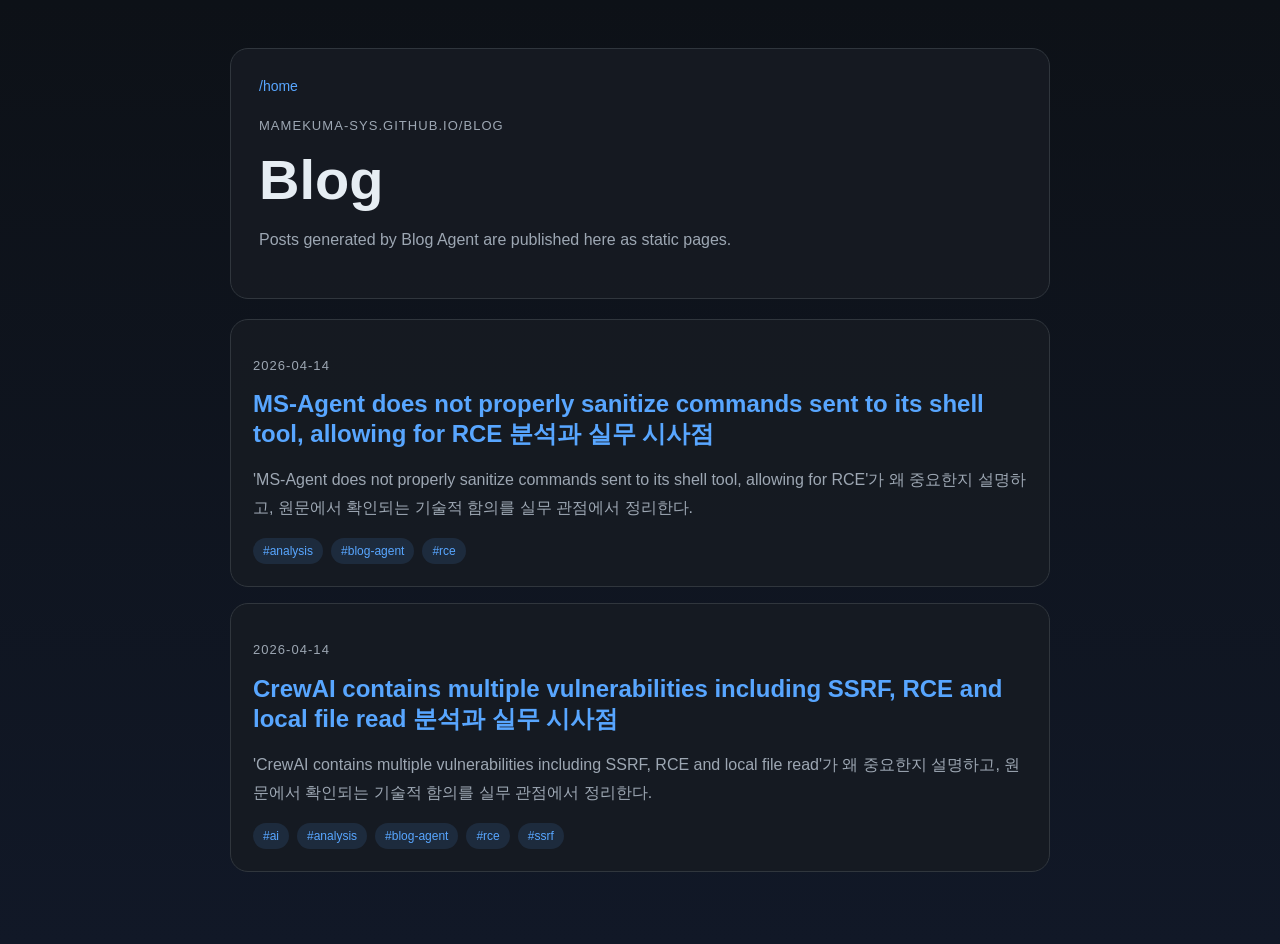
<file: blog/index.html>
<!doctype html>
<html lang="ko">
  <head>
    <meta charset="utf-8">
    <meta http-equiv="Content-Type" content="text/html; charset=utf-8">
    <meta name="viewport" content="width=device-width, initial-scale=1">
    <title>Blog | mamekuma-sys</title>
    <style>
      :root {
        color-scheme: dark;
        --bg: #0d1117;
        --panel: #161b22;
        --border: #30363d;
        --text: #e6edf3;
        --muted: #9da7b3;
        --accent: #58a6ff;
        --accent-soft: rgba(88, 166, 255, 0.12);
      }
      * { box-sizing: border-box; }
      body { margin: 0; font-family: "Segoe UI", sans-serif; background: linear-gradient(180deg, #0d1117 0%, #111827 100%); color: var(--text); }
      a { color: var(--accent); text-decoration: none; }
      a:hover { text-decoration: underline; }
      .container { max-width: 860px; margin: 0 auto; padding: 48px 20px 72px; }
      .hero, .card, .post, .references { background: rgba(22, 27, 34, 0.92); border: 1px solid var(--border); border-radius: 18px; }
      .hero, .post { padding: 28px; }
      .post-list { display: grid; gap: 16px; margin-top: 20px; }
      .card { padding: 22px; }
      .eyebrow, .meta { color: var(--muted); font-size: 13px; letter-spacing: 0.08em; text-transform: uppercase; }
      h1 { margin: 10px 0 12px; font-size: clamp(2rem, 5vw, 3.5rem); line-height: 1.05; }
      h2 { margin: 28px 0 12px; font-size: 1.5rem; }
      h3 { margin: 24px 0 10px; font-size: 1.15rem; }
      .card h2 { margin: 8px 0 10px; font-size: 1.5rem; }
      .lead, .summary, p, li { color: var(--muted); line-height: 1.75; }
      .back-link { display: inline-block; margin-bottom: 8px; font-size: 14px; }
      .tags { display: flex; flex-wrap: wrap; gap: 8px; margin-top: 16px; }
      .tag { display: inline-flex; padding: 6px 10px; border-radius: 999px; background: var(--accent-soft); color: var(--accent); font-size: 12px; }
      .content { margin-top: 28px; }
      .content ul { padding-left: 20px; }
      .code-block { margin: 18px 0; border: 1px solid var(--border); border-radius: 14px; overflow: hidden; background: #0b0f14; }
      .code-label { padding: 10px 14px; font-size: 12px; color: var(--muted); background: #11161d; border-bottom: 1px solid var(--border); text-transform: uppercase; }
      pre { margin: 0; padding: 16px; overflow-x: auto; }
      code { font-family: Consolas, "Courier New", monospace; }
      p code, li code { background: #11161d; padding: 2px 6px; border-radius: 6px; }
      .references { margin-top: 24px; padding: 24px 28px; }
      .empty { padding: 28px; border: 1px dashed var(--border); border-radius: 18px; }
    </style>
  </head>
  <body>

<main class="container">
  <header class="hero">
    <a class="back-link" href="/">/home</a>
    <p class="eyebrow">mamekuma-sys.github.io/blog</p>
    <h1>Blog</h1>
    <p class="lead">Posts generated by Blog Agent are published here as static pages.</p>
  </header>
  <section class="post-list">
    
<article class="card">
  <p class="meta">2026-04-14</p>
  <h2><a href="/blog/ms-agent-does-not-properly-sanitize-commands-sent-to-its-shell-tool-allowing-for-rce/">MS-Agent does not properly sanitize commands sent to its shell tool, allowing for RCE &#48516;&#49437;&#44284; &#49892;&#47924; &#49884;&#49324;&#51216;</a></h2>
  <p class="summary">&#x27;MS-Agent does not properly sanitize commands sent to its shell tool, allowing for RCE&#x27;&#44032; &#50780; &#51473;&#50836;&#54620;&#51648; &#49444;&#47749;&#54616;&#44256;, &#50896;&#47928;&#50640;&#49436; &#54869;&#51064;&#46104;&#45716; &#44592;&#49696;&#51201; &#54632;&#51032;&#47484; &#49892;&#47924; &#44288;&#51216;&#50640;&#49436; &#51221;&#47532;&#54620;&#45796;.</p>
  <div class="tags"><span class="tag">#analysis</span> <span class="tag">#blog-agent</span> <span class="tag">#rce</span></div>
</article>


<article class="card">
  <p class="meta">2026-04-14</p>
  <h2><a href="/blog/crewai-contains-multiple-vulnerabilities-including-ssrf-rce-and-local-file-read/">CrewAI contains multiple vulnerabilities including SSRF, RCE and local file read &#48516;&#49437;&#44284; &#49892;&#47924; &#49884;&#49324;&#51216;</a></h2>
  <p class="summary">&#x27;CrewAI contains multiple vulnerabilities including SSRF, RCE and local file read&#x27;&#44032; &#50780; &#51473;&#50836;&#54620;&#51648; &#49444;&#47749;&#54616;&#44256;, &#50896;&#47928;&#50640;&#49436; &#54869;&#51064;&#46104;&#45716; &#44592;&#49696;&#51201; &#54632;&#51032;&#47484; &#49892;&#47924; &#44288;&#51216;&#50640;&#49436; &#51221;&#47532;&#54620;&#45796;.</p>
  <div class="tags"><span class="tag">#ai</span> <span class="tag">#analysis</span> <span class="tag">#blog-agent</span> <span class="tag">#rce</span> <span class="tag">#ssrf</span></div>
</article>

  </section>
</main>

  </body>
</html>
</file>
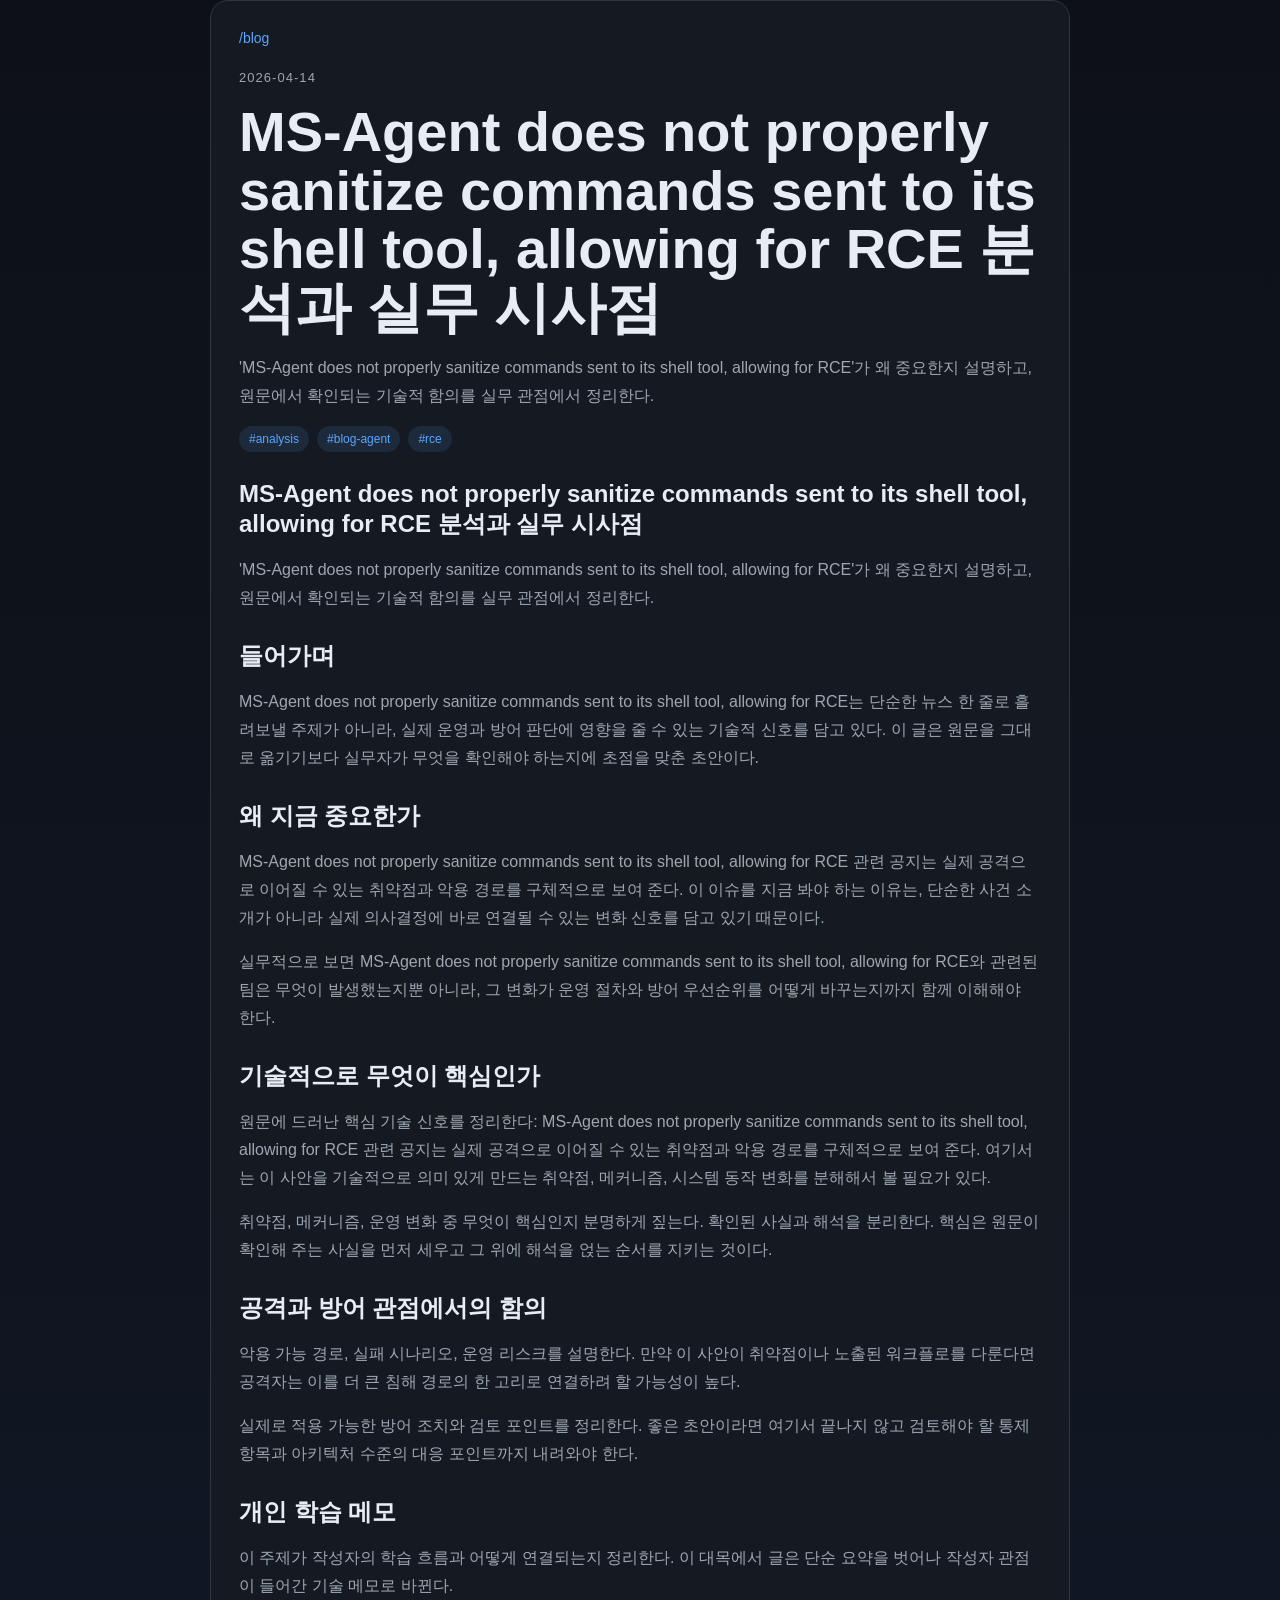
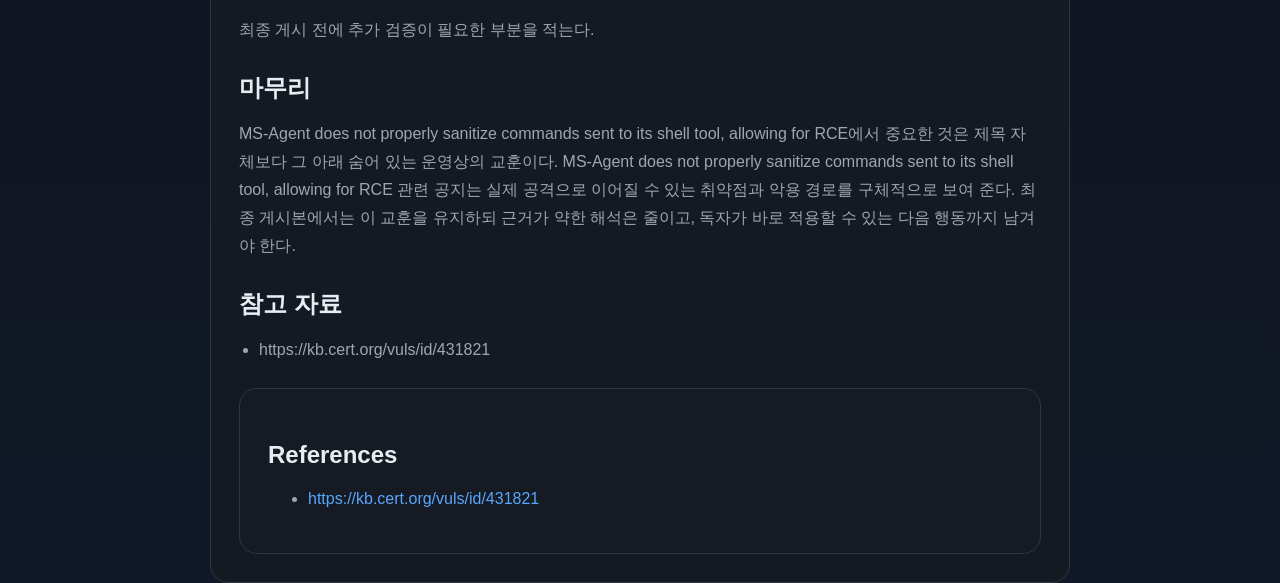
<file: blog/ms-agent-does-not-properly-sanitize-commands-sent-to-its-shell-tool-allowing-for-rce/index.html>
<!doctype html>
<html lang="ko">
  <head>
    <meta charset="utf-8">
    <meta http-equiv="Content-Type" content="text/html; charset=utf-8">
    <meta name="viewport" content="width=device-width, initial-scale=1">
    <title>MS-Agent does not properly sanitize commands sent to its shell tool, allowing for RCE &#48516;&#49437;&#44284; &#49892;&#47924; &#49884;&#49324;&#51216; | mamekuma-sys</title>
    <style>
      :root {
        color-scheme: dark;
        --bg: #0d1117;
        --panel: #161b22;
        --border: #30363d;
        --text: #e6edf3;
        --muted: #9da7b3;
        --accent: #58a6ff;
        --accent-soft: rgba(88, 166, 255, 0.12);
      }
      * { box-sizing: border-box; }
      body { margin: 0; font-family: "Segoe UI", sans-serif; background: linear-gradient(180deg, #0d1117 0%, #111827 100%); color: var(--text); }
      a { color: var(--accent); text-decoration: none; }
      a:hover { text-decoration: underline; }
      .container { max-width: 860px; margin: 0 auto; padding: 48px 20px 72px; }
      .hero, .card, .post, .references { background: rgba(22, 27, 34, 0.92); border: 1px solid var(--border); border-radius: 18px; }
      .hero, .post { padding: 28px; }
      .post-list { display: grid; gap: 16px; margin-top: 20px; }
      .card { padding: 22px; }
      .eyebrow, .meta { color: var(--muted); font-size: 13px; letter-spacing: 0.08em; text-transform: uppercase; }
      h1 { margin: 10px 0 12px; font-size: clamp(2rem, 5vw, 3.5rem); line-height: 1.05; }
      h2 { margin: 28px 0 12px; font-size: 1.5rem; }
      h3 { margin: 24px 0 10px; font-size: 1.15rem; }
      .card h2 { margin: 8px 0 10px; font-size: 1.5rem; }
      .lead, .summary, p, li { color: var(--muted); line-height: 1.75; }
      .back-link { display: inline-block; margin-bottom: 8px; font-size: 14px; }
      .tags { display: flex; flex-wrap: wrap; gap: 8px; margin-top: 16px; }
      .tag { display: inline-flex; padding: 6px 10px; border-radius: 999px; background: var(--accent-soft); color: var(--accent); font-size: 12px; }
      .content { margin-top: 28px; }
      .content ul { padding-left: 20px; }
      .code-block { margin: 18px 0; border: 1px solid var(--border); border-radius: 14px; overflow: hidden; background: #0b0f14; }
      .code-label { padding: 10px 14px; font-size: 12px; color: var(--muted); background: #11161d; border-bottom: 1px solid var(--border); text-transform: uppercase; }
      pre { margin: 0; padding: 16px; overflow-x: auto; }
      code { font-family: Consolas, "Courier New", monospace; }
      p code, li code { background: #11161d; padding: 2px 6px; border-radius: 6px; }
      .references { margin-top: 24px; padding: 24px 28px; }
      .empty { padding: 28px; border: 1px dashed var(--border); border-radius: 18px; }
    </style>
  </head>
  <body>

<main class="container post">
  <a class="back-link" href="/blog/">/blog</a>
  <p class="eyebrow">2026-04-14</p>
  <h1>MS-Agent does not properly sanitize commands sent to its shell tool, allowing for RCE &#48516;&#49437;&#44284; &#49892;&#47924; &#49884;&#49324;&#51216;</h1>
  <p class="lead">&#x27;MS-Agent does not properly sanitize commands sent to its shell tool, allowing for RCE&#x27;&#44032; &#50780; &#51473;&#50836;&#54620;&#51648; &#49444;&#47749;&#54616;&#44256;, &#50896;&#47928;&#50640;&#49436; &#54869;&#51064;&#46104;&#45716; &#44592;&#49696;&#51201; &#54632;&#51032;&#47484; &#49892;&#47924; &#44288;&#51216;&#50640;&#49436; &#51221;&#47532;&#54620;&#45796;.</p>
  <div class="tags"><span class="tag">#analysis</span> <span class="tag">#blog-agent</span> <span class="tag">#rce</span></div>
  <article class="content">
    <h2>MS-Agent does not properly sanitize commands sent to its shell tool, allowing for RCE &#48516;&#49437;&#44284; &#49892;&#47924; &#49884;&#49324;&#51216;</h2>
<p>&#x27;MS-Agent does not properly sanitize commands sent to its shell tool, allowing for RCE&#x27;&#44032; &#50780; &#51473;&#50836;&#54620;&#51648; &#49444;&#47749;&#54616;&#44256;, &#50896;&#47928;&#50640;&#49436; &#54869;&#51064;&#46104;&#45716; &#44592;&#49696;&#51201; &#54632;&#51032;&#47484; &#49892;&#47924; &#44288;&#51216;&#50640;&#49436; &#51221;&#47532;&#54620;&#45796;.</p>
<h2>&#46308;&#50612;&#44032;&#47728;</h2>
<p>MS-Agent does not properly sanitize commands sent to its shell tool, allowing for RCE&#45716; &#45800;&#49692;&#54620; &#45684;&#49828; &#54620; &#51460;&#47196; &#55128;&#47140;&#48372;&#45244; &#51452;&#51228;&#44032; &#50500;&#45768;&#46972;, &#49892;&#51228; &#50868;&#50689;&#44284; &#48169;&#50612; &#54032;&#45800;&#50640; &#50689;&#54693;&#51012; &#51460; &#49688; &#51080;&#45716; &#44592;&#49696;&#51201; &#49888;&#54840;&#47484; &#45812;&#44256; &#51080;&#45796;. &#51060; &#44544;&#51008; &#50896;&#47928;&#51012; &#44536;&#45824;&#47196; &#50734;&#44592;&#44592;&#48372;&#45796; &#49892;&#47924;&#51088;&#44032; &#47924;&#50631;&#51012; &#54869;&#51064;&#54644;&#50556; &#54616;&#45716;&#51648;&#50640; &#52488;&#51216;&#51012; &#47582;&#52632; &#52488;&#50504;&#51060;&#45796;.</p>
<h2>&#50780; &#51648;&#44552; &#51473;&#50836;&#54620;&#44032;</h2>
<p>MS-Agent does not properly sanitize commands sent to its shell tool, allowing for RCE &#44288;&#47144; &#44277;&#51648;&#45716; &#49892;&#51228; &#44277;&#44201;&#51004;&#47196; &#51060;&#50612;&#51656; &#49688; &#51080;&#45716; &#52712;&#50557;&#51216;&#44284; &#50501;&#50857; &#44221;&#47196;&#47484; &#44396;&#52404;&#51201;&#51004;&#47196; &#48372;&#50668; &#51456;&#45796;. &#51060; &#51060;&#49800;&#47484; &#51648;&#44552; &#48400;&#50556; &#54616;&#45716; &#51060;&#50976;&#45716;, &#45800;&#49692;&#54620; &#49324;&#44148; &#49548;&#44060;&#44032; &#50500;&#45768;&#46972; &#49892;&#51228; &#51032;&#49324;&#44208;&#51221;&#50640; &#48148;&#47196; &#50672;&#44208;&#46112; &#49688; &#51080;&#45716; &#48320;&#54868; &#49888;&#54840;&#47484; &#45812;&#44256; &#51080;&#44592; &#46412;&#47928;&#51060;&#45796;.</p>
<p>&#49892;&#47924;&#51201;&#51004;&#47196; &#48372;&#47732; MS-Agent does not properly sanitize commands sent to its shell tool, allowing for RCE&#50752; &#44288;&#47144;&#46108; &#54016;&#51008; &#47924;&#50631;&#51060; &#48156;&#49373;&#54664;&#45716;&#51648;&#49104; &#50500;&#45768;&#46972;, &#44536; &#48320;&#54868;&#44032; &#50868;&#50689; &#51208;&#52264;&#50752; &#48169;&#50612; &#50864;&#49440;&#49692;&#50948;&#47484; &#50612;&#46523;&#44172; &#48148;&#44984;&#45716;&#51648;&#44620;&#51648; &#54632;&#44760; &#51060;&#54644;&#54644;&#50556; &#54620;&#45796;.</p>
<h2>&#44592;&#49696;&#51201;&#51004;&#47196; &#47924;&#50631;&#51060; &#54645;&#49900;&#51064;&#44032;</h2>
<p>&#50896;&#47928;&#50640; &#46300;&#47084;&#45212; &#54645;&#49900; &#44592;&#49696; &#49888;&#54840;&#47484; &#51221;&#47532;&#54620;&#45796;: MS-Agent does not properly sanitize commands sent to its shell tool, allowing for RCE &#44288;&#47144; &#44277;&#51648;&#45716; &#49892;&#51228; &#44277;&#44201;&#51004;&#47196; &#51060;&#50612;&#51656; &#49688; &#51080;&#45716; &#52712;&#50557;&#51216;&#44284; &#50501;&#50857; &#44221;&#47196;&#47484; &#44396;&#52404;&#51201;&#51004;&#47196; &#48372;&#50668; &#51456;&#45796;. &#50668;&#44592;&#49436;&#45716; &#51060; &#49324;&#50504;&#51012; &#44592;&#49696;&#51201;&#51004;&#47196; &#51032;&#48120; &#51080;&#44172; &#47564;&#46300;&#45716; &#52712;&#50557;&#51216;, &#47700;&#52964;&#45768;&#51608;, &#49884;&#49828;&#53596; &#46041;&#51089; &#48320;&#54868;&#47484; &#48516;&#54644;&#54644;&#49436; &#48380; &#54596;&#50836;&#44032; &#51080;&#45796;.</p>
<p>&#52712;&#50557;&#51216;, &#47700;&#52964;&#45768;&#51608;, &#50868;&#50689; &#48320;&#54868; &#51473; &#47924;&#50631;&#51060; &#54645;&#49900;&#51064;&#51648; &#48516;&#47749;&#54616;&#44172; &#51674;&#45716;&#45796;. &#54869;&#51064;&#46108; &#49324;&#49892;&#44284; &#54644;&#49437;&#51012; &#48516;&#47532;&#54620;&#45796;. &#54645;&#49900;&#51008; &#50896;&#47928;&#51060; &#54869;&#51064;&#54644; &#51452;&#45716; &#49324;&#49892;&#51012; &#47676;&#51200; &#49464;&#50864;&#44256; &#44536; &#50948;&#50640; &#54644;&#49437;&#51012; &#50617;&#45716; &#49692;&#49436;&#47484; &#51648;&#53412;&#45716; &#44163;&#51060;&#45796;.</p>
<h2>&#44277;&#44201;&#44284; &#48169;&#50612; &#44288;&#51216;&#50640;&#49436;&#51032; &#54632;&#51032;</h2>
<p>&#50501;&#50857; &#44032;&#45733; &#44221;&#47196;, &#49892;&#54056; &#49884;&#45208;&#47532;&#50724;, &#50868;&#50689; &#47532;&#49828;&#53356;&#47484; &#49444;&#47749;&#54620;&#45796;. &#47564;&#50557; &#51060; &#49324;&#50504;&#51060; &#52712;&#50557;&#51216;&#51060;&#45208; &#45432;&#52636;&#46108; &#50892;&#53356;&#54540;&#47196;&#47484; &#45796;&#47340;&#45796;&#47732; &#44277;&#44201;&#51088;&#45716; &#51060;&#47484; &#45908; &#53360; &#52840;&#54644; &#44221;&#47196;&#51032; &#54620; &#44256;&#47532;&#47196; &#50672;&#44208;&#54616;&#47140; &#54624; &#44032;&#45733;&#49457;&#51060; &#45458;&#45796;.</p>
<p>&#49892;&#51228;&#47196; &#51201;&#50857; &#44032;&#45733;&#54620; &#48169;&#50612; &#51312;&#52824;&#50752; &#44160;&#53664; &#54252;&#51064;&#53944;&#47484; &#51221;&#47532;&#54620;&#45796;. &#51339;&#51008; &#52488;&#50504;&#51060;&#46972;&#47732; &#50668;&#44592;&#49436; &#45149;&#45208;&#51648; &#50506;&#44256; &#44160;&#53664;&#54644;&#50556; &#54624; &#53685;&#51228; &#54637;&#47785;&#44284; &#50500;&#53412;&#53581;&#52376; &#49688;&#51456;&#51032; &#45824;&#51025; &#54252;&#51064;&#53944;&#44620;&#51648; &#45236;&#47140;&#50752;&#50556; &#54620;&#45796;.</p>
<h2>&#44060;&#51064; &#54617;&#49845; &#47700;&#47784;</h2>
<p>&#51060; &#51452;&#51228;&#44032; &#51089;&#49457;&#51088;&#51032; &#54617;&#49845; &#55120;&#47492;&#44284; &#50612;&#46523;&#44172; &#50672;&#44208;&#46104;&#45716;&#51648; &#51221;&#47532;&#54620;&#45796;. &#51060; &#45824;&#47785;&#50640;&#49436; &#44544;&#51008; &#45800;&#49692; &#50836;&#50557;&#51012; &#48279;&#50612;&#45208; &#51089;&#49457;&#51088; &#44288;&#51216;&#51060; &#46308;&#50612;&#44036; &#44592;&#49696; &#47700;&#47784;&#47196; &#48148;&#45072;&#45796;.</p>
<p>&#52572;&#51333; &#44172;&#49884; &#51204;&#50640; &#52628;&#44032; &#44160;&#51613;&#51060; &#54596;&#50836;&#54620; &#48512;&#48516;&#51012; &#51201;&#45716;&#45796;.</p>
<h2>&#47560;&#47924;&#47532;</h2>
<p>MS-Agent does not properly sanitize commands sent to its shell tool, allowing for RCE&#50640;&#49436; &#51473;&#50836;&#54620; &#44163;&#51008; &#51228;&#47785; &#51088;&#52404;&#48372;&#45796; &#44536; &#50500;&#47000; &#49704;&#50612; &#51080;&#45716; &#50868;&#50689;&#49345;&#51032; &#44368;&#54984;&#51060;&#45796;. MS-Agent does not properly sanitize commands sent to its shell tool, allowing for RCE &#44288;&#47144; &#44277;&#51648;&#45716; &#49892;&#51228; &#44277;&#44201;&#51004;&#47196; &#51060;&#50612;&#51656; &#49688; &#51080;&#45716; &#52712;&#50557;&#51216;&#44284; &#50501;&#50857; &#44221;&#47196;&#47484; &#44396;&#52404;&#51201;&#51004;&#47196; &#48372;&#50668; &#51456;&#45796;. &#52572;&#51333; &#44172;&#49884;&#48376;&#50640;&#49436;&#45716; &#51060; &#44368;&#54984;&#51012; &#50976;&#51648;&#54616;&#46104; &#44540;&#44144;&#44032; &#50557;&#54620; &#54644;&#49437;&#51008; &#51460;&#51060;&#44256;, &#46021;&#51088;&#44032; &#48148;&#47196; &#51201;&#50857;&#54624; &#49688; &#51080;&#45716; &#45796;&#51020; &#54665;&#46041;&#44620;&#51648; &#45224;&#44200;&#50556; &#54620;&#45796;.</p>
<h2>&#52280;&#44256; &#51088;&#47308;</h2>
<ul>
<li>https://kb.cert.org/vuls/id/431821</li>
</ul>
  </article>
  
<section class="references">
  <h2>References</h2>
  <ul><li><a href="https://kb.cert.org/vuls/id/431821" target="_blank" rel="noreferrer">https://kb.cert.org/vuls/id/431821</a></li></ul>
</section>

</main>

  </body>
</html>
</file>
